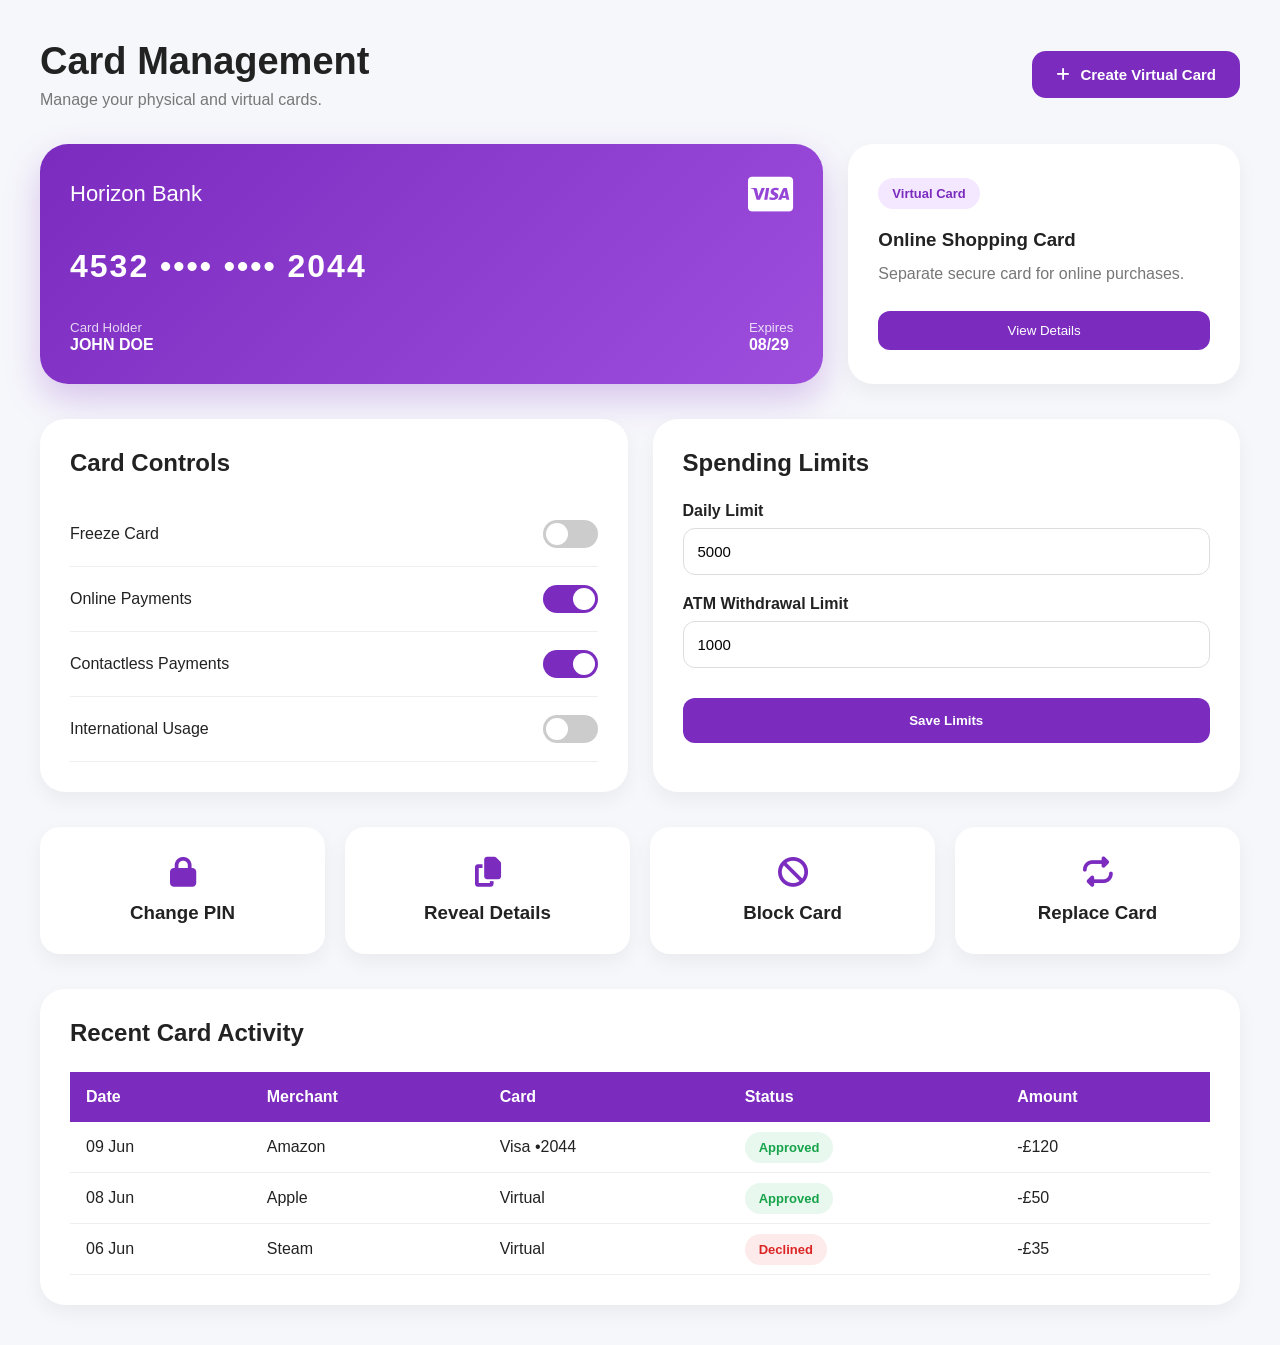
<file: cards.html>
<!DOCTYPE html>
<html lang="en">

<head>

<meta charset="UTF-8">
<meta name="viewport" content="width=device-width, initial-scale=1.0">

<title>Cards | Horizon Bank</title>

<link rel="stylesheet" href="cards.css">

<link rel="stylesheet"
href="https://cdnjs.cloudflare.com/ajax/libs/font-awesome/6.5.1/css/all.min.css">

</head>

<body>

<div class="cards-page">

    <!-- HEADER -->

    <div class="cards-header">

        <div>

            <h1>Card Management</h1>

            <p>
                Manage your physical and virtual cards.
            </p>

        </div>

        <button class="new-card-btn">

            <i class="fa-solid fa-plus"></i>

            Create Virtual Card

        </button>

    </div>

    <!-- CARD SHOWCASE -->

    <div class="cards-showcase">

        <!-- MAIN CARD -->

        <div class="premium-card">

            <div class="card-top">

                <span>Horizon Bank</span>

                <i class="fa-brands fa-cc-visa"></i>

            </div>

            <div class="card-number">

                4532 •••• •••• 2044

            </div>

            <div class="card-bottom">

                <div>

                    <small>Card Holder</small>

                    <h4>JOHN DOE</h4>

                </div>

                <div>

                    <small>Expires</small>

                    <h4>08/29</h4>

                </div>

            </div>

        </div>

        <!-- VIRTUAL CARD -->

        <div class="virtual-card">

            <div class="virtual-tag">

                Virtual Card

            </div>

            <h3>Online Shopping Card</h3>

            <p>
                Separate secure card for online purchases.
            </p>

            <button>

                View Details

            </button>

        </div>

    </div>

    <!-- CONTROLS -->

    <div class="card-controls">

        <!-- LEFT -->

        <div class="settings-card">

            <h2>Card Controls</h2>

            <div class="toggle-item">

                <span>Freeze Card</span>

                <label class="switch">
                    <input type="checkbox">
                    <span class="slider"></span>
                </label>

            </div>

            <div class="toggle-item">

                <span>Online Payments</span>

                <label class="switch">
                    <input type="checkbox" checked>
                    <span class="slider"></span>
                </label>

            </div>

            <div class="toggle-item">

                <span>Contactless Payments</span>

                <label class="switch">
                    <input type="checkbox" checked>
                    <span class="slider"></span>
                </label>

            </div>

            <div class="toggle-item">

                <span>International Usage</span>

                <label class="switch">
                    <input type="checkbox">
                    <span class="slider"></span>
                </label>

            </div>

        </div>

        <!-- RIGHT -->

        <div class="settings-card">

            <h2>Spending Limits</h2>

            <div class="limit-box">

                <label>Daily Limit</label>

                <input
                    type="number"
                    value="5000">

            </div>

            <div class="limit-box">

                <label>ATM Withdrawal Limit</label>

                <input
                    type="number"
                    value="1000">

            </div>

            <button class="save-limit-btn">

                Save Limits

            </button>

        </div>

    </div>

    <!-- QUICK ACTIONS -->

    <div class="quick-card-actions">

        <div class="action-box">

            <i class="fa-solid fa-lock"></i>

            <h3>Change PIN</h3>

        </div>

        <div class="action-box">

            <i class="fa-solid fa-copy"></i>

            <h3>Reveal Details</h3>

        </div>

        <div class="action-box">

            <i class="fa-solid fa-ban"></i>

            <h3>Block Card</h3>

        </div>

        <div class="action-box">

            <i class="fa-solid fa-repeat"></i>

            <h3>Replace Card</h3>

        </div>

    </div>

    <!-- TRANSACTIONS -->

    <div class="card-transactions">

        <h2>Recent Card Activity</h2>

        <table>

            <thead>

                <tr>

                    <th>Date</th>
                    <th>Merchant</th>
                    <th>Card</th>
                    <th>Status</th>
                    <th>Amount</th>

                </tr>

            </thead>

            <tbody>

                <tr>

                    <td>09 Jun</td>

                    <td>Amazon</td>

                    <td>Visa •2044</td>

                    <td>
                        <span class="card-success">
                            Approved
                        </span>
                    </td>

                    <td>-£120</td>

                </tr>

                <tr>

                    <td>08 Jun</td>

                    <td>Apple</td>

                    <td>Virtual</td>

                    <td>
                        <span class="card-success">
                            Approved
                        </span>
                    </td>

                    <td>-£50</td>

                </tr>

                <tr>

                    <td>06 Jun</td>

                    <td>Steam</td>

                    <td>Virtual</td>

                    <td>
                        <span class="card-failed">
                            Declined
                        </span>
                    </td>

                    <td>-£35</td>

                </tr>

            </tbody>

        </table>

    </div>

</div>

</body>

</html>
</file>
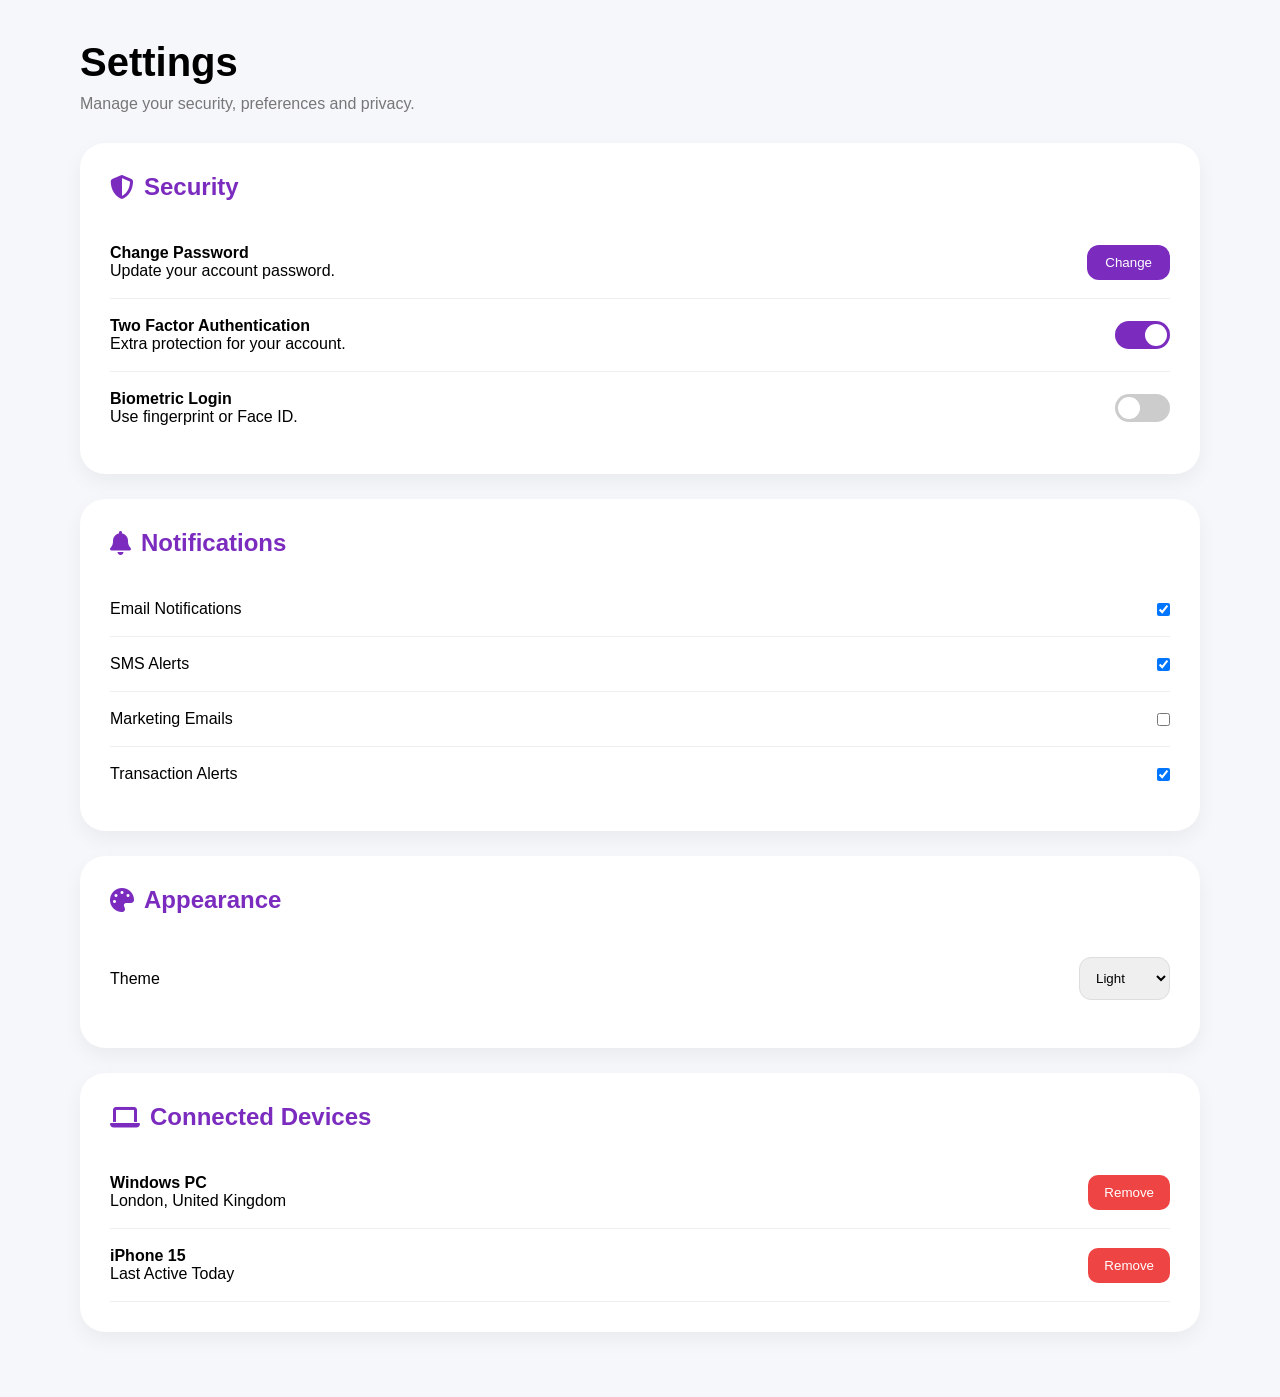
<file: settings.html>
<!DOCTYPE html>
<html lang="en">

<head>

<meta charset="UTF-8">
<meta name="viewport" content="width=device-width, initial-scale=1.0">

<title>Settings | Horizon Bank</title>

<link rel="stylesheet" href="settings.css">

<link rel="stylesheet"
href="https://cdnjs.cloudflare.com/ajax/libs/font-awesome/6.5.1/css/all.min.css">

</head>

<body>

<div class="settings-page">

    <div class="page-title">

        <h1>Settings</h1>

        <p>
            Manage your security, preferences and privacy.
        </p>

    </div>

    <!-- SECURITY -->

    <div class="settings-card">

        <h2>
            <i class="fa-solid fa-shield-halved"></i>
            Security
        </h2>

        <div class="setting-row">

            <div>
                <h4>Change Password</h4>
                <p>Update your account password.</p>
            </div>

            <button>Change</button>

        </div>

        <div class="setting-row">

            <div>
                <h4>Two Factor Authentication</h4>
                <p>Extra protection for your account.</p>
            </div>

            <label class="switch">
                <input type="checkbox" checked>
                <span class="slider"></span>
            </label>

        </div>

        <div class="setting-row">

            <div>
                <h4>Biometric Login</h4>
                <p>Use fingerprint or Face ID.</p>
            </div>

            <label class="switch">
                <input type="checkbox">
                <span class="slider"></span>
            </label>

        </div>

    </div>

    <!-- NOTIFICATIONS -->

    <div class="settings-card">

        <h2>
            <i class="fa-solid fa-bell"></i>
            Notifications
        </h2>

        <div class="setting-row">
            <span>Email Notifications</span>
            <input type="checkbox" checked>
        </div>

        <div class="setting-row">
            <span>SMS Alerts</span>
            <input type="checkbox" checked>
        </div>

        <div class="setting-row">
            <span>Marketing Emails</span>
            <input type="checkbox">
        </div>

        <div class="setting-row">
            <span>Transaction Alerts</span>
            <input type="checkbox" checked>
        </div>

    </div>

    <!-- APPEARANCE -->

    <div class="settings-card">

        <h2>
            <i class="fa-solid fa-palette"></i>
            Appearance
        </h2>

        <div class="setting-row">

            <span>Theme</span>

            <select>

                <option>Light</option>
                <option>Dark</option>
                <option>System</option>

            </select>

        </div>

    </div>

    <!-- DEVICES -->

    <div class="settings-card">

        <h2>
            <i class="fa-solid fa-laptop"></i>
            Connected Devices
        </h2>

        <div class="device">

            <div>

                <h4>Windows PC</h4>

                <p>London, United Kingdom</p>

            </div>

            <button>
                Remove
            </button>

        </div>

        <div class="device">

            <div>

                <h4>iPhone 15</h4>

                <p>Last Active Today</p>

            </div>

            <button>
                Remove
            </button>

        </div>

    </div>

</div>

</body>

</html>
</file>
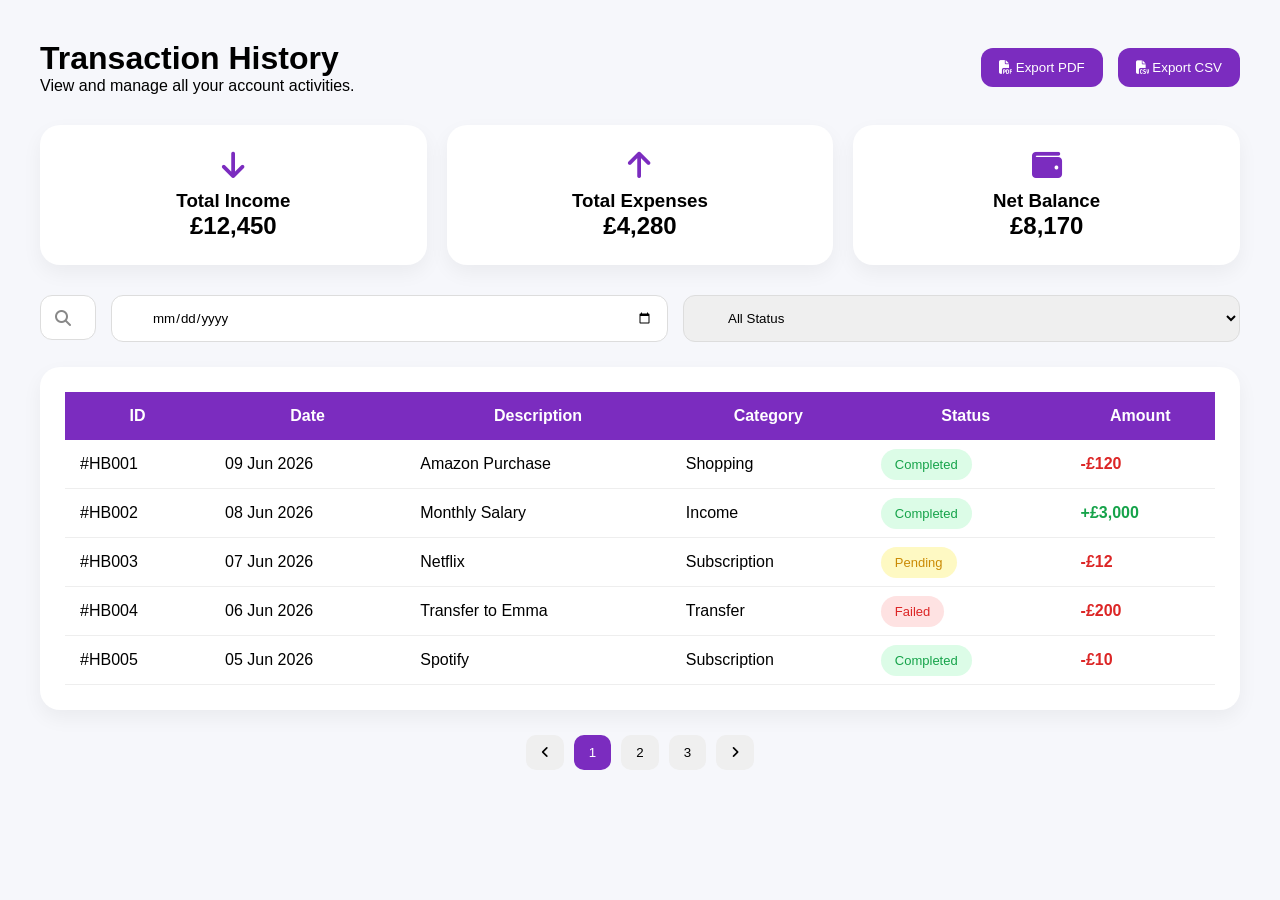
<file: transaction.html>
<!DOCTYPE html>
<html lang="en">

<head>

<meta charset="UTF-8">
<meta name="viewport" content="width=device-width, initial-scale=1.0">

<title>Transactions | Horizon Bank</title>

<link rel="stylesheet" href="transaction.css">

<link rel="stylesheet"
href="https://cdnjs.cloudflare.com/ajax/libs/font-awesome/6.5.1/css/all.min.css">

</head>

<body>

<div class="transaction-page">

    <!-- HEADER -->

    <div class="transaction-header">

        <div>

            <h1>Transaction History</h1>

            <p>
                View and manage all your account activities.
            </p>

        </div>

        <div class="export-buttons">

            <button>
                <i class="fa-solid fa-file-pdf"></i>
                Export PDF
            </button>

            <button>
                <i class="fa-solid fa-file-csv"></i>
                Export CSV
            </button>

        </div>

    </div>

    <!-- SUMMARY CARDS -->

    <div class="summary-grid">

        <div class="summary-card">

            <i class="fa-solid fa-arrow-down"></i>

            <h3>Total Income</h3>

            <h2>£12,450</h2>

        </div>

        <div class="summary-card">

            <i class="fa-solid fa-arrow-up"></i>

            <h3>Total Expenses</h3>

            <h2>£4,280</h2>

        </div>

        <div class="summary-card">

            <i class="fa-solid fa-wallet"></i>

            <h3>Net Balance</h3>

            <h2>£8,170</h2>

        </div>

    </div>

    <!-- FILTERS -->

    <div class="filters">

        <div class="search-box">

            <i class="fa-solid fa-magnifying-glass"></i>

            <input
                type="text"
                placeholder="Search transactions...">

        </div>

        <input type="date">

        <select>

            <option>All Status</option>

            <option>Completed</option>

            <option>Pending</option>

            <option>Failed</option>

        </select>

    </div>

    <!-- TABLE -->

    <div class="transaction-table">

        <table>

            <thead>

                <tr>

                    <th>ID</th>
                    <th>Date</th>
                    <th>Description</th>
                    <th>Category</th>
                    <th>Status</th>
                    <th>Amount</th>

                </tr>

            </thead>

            <tbody>

                <tr>

                    <td>#HB001</td>

                    <td>09 Jun 2026</td>

                    <td>Amazon Purchase</td>

                    <td>Shopping</td>

                    <td>
                        <span class="status completed">
                            Completed
                        </span>
                    </td>

                    <td class="expense">
                        -£120
                    </td>

                </tr>

                <tr>

                    <td>#HB002</td>

                    <td>08 Jun 2026</td>

                    <td>Monthly Salary</td>

                    <td>Income</td>

                    <td>
                        <span class="status completed">
                            Completed
                        </span>
                    </td>

                    <td class="income">
                        +£3,000
                    </td>

                </tr>

                <tr>

                    <td>#HB003</td>

                    <td>07 Jun 2026</td>

                    <td>Netflix</td>

                    <td>Subscription</td>

                    <td>
                        <span class="status pending">
                            Pending
                        </span>
                    </td>

                    <td class="expense">
                        -£12
                    </td>

                </tr>

                <tr>

                    <td>#HB004</td>

                    <td>06 Jun 2026</td>

                    <td>Transfer to Emma</td>

                    <td>Transfer</td>

                    <td>
                        <span class="status failed">
                            Failed
                        </span>
                    </td>

                    <td class="expense">
                        -£200
                    </td>

                </tr>

                <tr>

                    <td>#HB005</td>

                    <td>05 Jun 2026</td>

                    <td>Spotify</td>

                    <td>Subscription</td>

                    <td>
                        <span class="status completed">
                            Completed
                        </span>
                    </td>

                    <td class="expense">
                        -£10
                    </td>

                </tr>

            </tbody>

        </table>

    </div>

    <!-- PAGINATION -->

    <div class="pagination">

        <button>
            <i class="fa-solid fa-angle-left"></i>
        </button>

        <button class="active-page">
            1
        </button>

        <button>2</button>

        <button>3</button>

        <button>
            <i class="fa-solid fa-angle-right"></i>
        </button>

    </div>

</div>

</body>

</html>
</file>
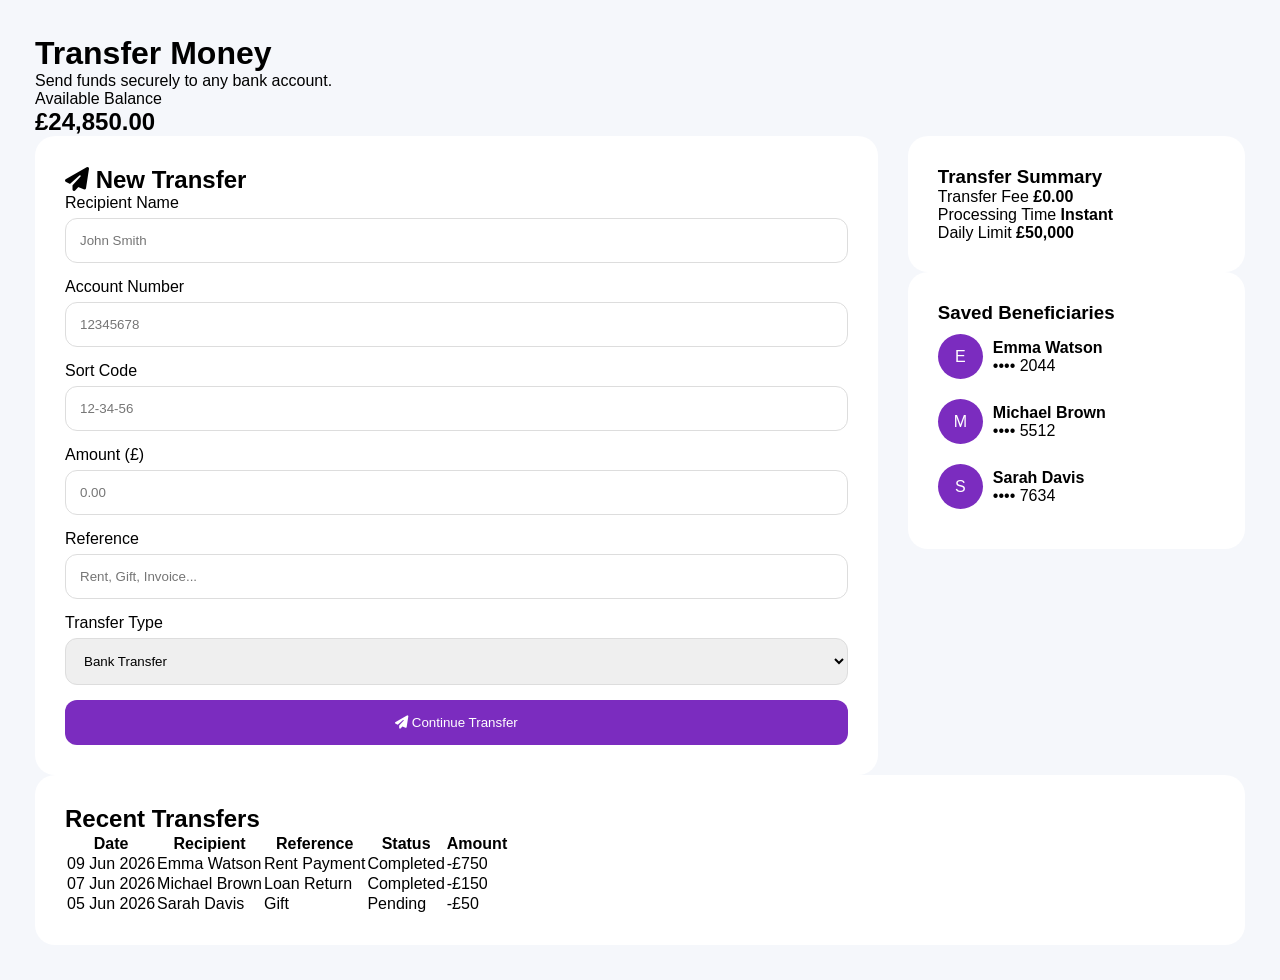
<file: transfer.html>
<!DOCTYPE html>
<html lang="en">

<head>

    <meta charset="UTF-8">
    <meta name="viewport" content="width=device-width, initial-scale=1.0">

    <title>Transfer Funds | Horizon Bank</title>

    <link rel="stylesheet" href="transfer.css">

    <link rel="stylesheet"
        href="https://cdnjs.cloudflare.com/ajax/libs/font-awesome/6.5.1/css/all.min.css">

</head>

<body>

<div class="transfer-page">

    <!-- PAGE HEADER -->

    <div class="transfer-header">

        <div>
            <h1>Transfer Money</h1>
            <p>Send funds securely to any bank account.</p>
        </div>

        <div class="available-balance">
            <span>Available Balance</span>
            <h2>£24,850.00</h2>
        </div>

    </div>

    <div class="transfer-layout">

        <!-- LEFT SIDE -->

        <div class="transfer-form-card">

            <h2>
                <i class="fa-solid fa-paper-plane"></i>
                New Transfer
            </h2>

            <form>

                <div class="input-group">

                    <label>Recipient Name</label>

                    <input
                        type="text"
                        placeholder="John Smith">

                </div>

                <div class="input-group">

                    <label>Account Number</label>

                    <input
                        type="text"
                        placeholder="12345678">

                </div>

                <div class="input-group">

                    <label>Sort Code</label>

                    <input
                        type="text"
                        placeholder="12-34-56">

                </div>

                <div class="input-group">

                    <label>Amount (£)</label>

                    <input
                        type="number"
                        placeholder="0.00">

                </div>

                <div class="input-group">

                    <label>Reference</label>

                    <input
                        type="text"
                        placeholder="Rent, Gift, Invoice...">

                </div>

                <div class="input-group">

                    <label>Transfer Type</label>

                    <select>

                        <option>Bank Transfer</option>
                        <option>Internal Transfer</option>
                        <option>International Transfer</option>

                    </select>

                </div>

                <button
                    type="submit"
                    class="send-money-btn">

                    <i class="fa-solid fa-paper-plane"></i>

                    Continue Transfer

                </button>

            </form>

        </div>

        <!-- RIGHT SIDE -->

        <div class="transfer-sidebar">

            <!-- SUMMARY -->

            <div class="transfer-summary">

                <h3>Transfer Summary</h3>

                <div class="summary-row">
                    <span>Transfer Fee</span>
                    <strong>£0.00</strong>
                </div>

                <div class="summary-row">
                    <span>Processing Time</span>
                    <strong>Instant</strong>
                </div>

                <div class="summary-row">
                    <span>Daily Limit</span>
                    <strong>£50,000</strong>
                </div>

            </div>

            <!-- BENEFICIARIES -->

            <div class="beneficiaries">

                <h3>Saved Beneficiaries</h3>

                <div class="beneficiary">

                    <div class="avatar">E</div>

                    <div>
                        <h4>Emma Watson</h4>
                        <p>•••• 2044</p>
                    </div>

                </div>

                <div class="beneficiary">

                    <div class="avatar">M</div>

                    <div>
                        <h4>Michael Brown</h4>
                        <p>•••• 5512</p>
                    </div>

                </div>

                <div class="beneficiary">

                    <div class="avatar">S</div>

                    <div>
                        <h4>Sarah Davis</h4>
                        <p>•••• 7634</p>
                    </div>

                </div>

            </div>

        </div>

    </div>

    <!-- RECENT TRANSFERS -->

    <div class="recent-transfers">

        <h2>Recent Transfers</h2>

        <table>

            <thead>

                <tr>
                    <th>Date</th>
                    <th>Recipient</th>
                    <th>Reference</th>
                    <th>Status</th>
                    <th>Amount</th>
                </tr>

            </thead>

            <tbody>

                <tr>

                    <td>09 Jun 2026</td>

                    <td>Emma Watson</td>

                    <td>Rent Payment</td>

                    <td>
                        <span class="transfer-success">
                            Completed
                        </span>
                    </td>

                    <td>-£750</td>

                </tr>

                <tr>

                    <td>07 Jun 2026</td>

                    <td>Michael Brown</td>

                    <td>Loan Return</td>

                    <td>
                        <span class="transfer-success">
                            Completed
                        </span>
                    </td>

                    <td>-£150</td>

                </tr>

                <tr>

                    <td>05 Jun 2026</td>

                    <td>Sarah Davis</td>

                    <td>Gift</td>

                    <td>
                        <span class="transfer-pending">
                            Pending
                        </span>
                    </td>

                    <td>-£50</td>

                </tr>

            </tbody>

        </table>

    </div>

</div>

</body>

</html>
</file>
<file: cards.css>
/* =========================
   HORIZON BANK CARDS PAGE
========================= */

*{
margin:0;
padding:0;
box-sizing:border-box;
font-family:'Poppins',sans-serif;
}

body{
background:#f6f7fb;
color:#222;
}

.cards-page{
padding:40px;
max-width:1400px;
margin:auto;
}

/* =========================
   HEADER
========================= */

.cards-header{
display:flex;
justify-content:space-between;
align-items:center;
margin-bottom:35px;
}

.cards-header h1{
font-size:38px;
margin-bottom:8px;
}

.cards-header p{
color:#777;
}

.new-card-btn{
background:#7B2CBF;
color:white;
border:none;
padding:15px 24px;
border-radius:14px;
font-size:15px;
font-weight:600;
cursor:pointer;
display:flex;
align-items:center;
gap:10px;
transition:.3s;
}

.new-card-btn:hover{
background:#6923a8;
transform:translateY(-2px);
}

/* =========================
   CARD SHOWCASE
========================= */

.cards-showcase{
display:grid;
grid-template-columns:2fr 1fr;
gap:25px;
margin-bottom:35px;
}

.premium-card{
background:linear-gradient(
135deg,
#7B2CBF,
#9D4EDD
);
color:white;
border-radius:28px;
padding:30px;
min-height:240px;
box-shadow:0 15px 35px rgba(123,44,191,.25);
display:flex;
flex-direction:column;
justify-content:space-between;
}

.card-top{
display:flex;
justify-content:space-between;
align-items:center;
font-size:22px;
}

.card-top i{
font-size:40px;
}

.card-number{
font-size:32px;
letter-spacing:2px;
font-weight:600;
}

.card-bottom{
display:flex;
justify-content:space-between;
}

.card-bottom small{
opacity:.8;
}

.virtual-card{
background:white;
border-radius:25px;
padding:30px;
box-shadow:0 8px 20px rgba(0,0,0,.05);
display:flex;
flex-direction:column;
justify-content:center;
}

.virtual-tag{
background:#f3e8ff;
color:#7B2CBF;
padding:8px 14px;
border-radius:30px;
width:max-content;
font-size:13px;
font-weight:600;
margin-bottom:20px;
}

.virtual-card h3{
margin-bottom:10px;
}

.virtual-card p{
color:#777;
line-height:1.6;
margin-bottom:25px;
}

.virtual-card button{
background:#7B2CBF;
color:white;
border:none;
padding:12px 18px;
border-radius:12px;
cursor:pointer;
}

/* =========================
   CONTROLS
========================= */

.card-controls{
display:grid;
grid-template-columns:1fr 1fr;
gap:25px;
margin-bottom:35px;
}

.settings-card{
background:white;
padding:30px;
border-radius:25px;
box-shadow:0 8px 20px rgba(0,0,0,.05);
}

.settings-card h2{
margin-bottom:25px;
}

.toggle-item{
display:flex;
justify-content:space-between;
align-items:center;
padding:18px 0;
border-bottom:1px solid #eee;
}

/* =========================
   SWITCH
========================= */

.switch{
position:relative;
display:inline-block;
width:55px;
height:28px;
}

.switch input{
opacity:0;
width:0;
height:0;
}

.slider{
position:absolute;
cursor:pointer;
top:0;
left:0;
right:0;
bottom:0;
background:#ccc;
transition:.4s;
border-radius:34px;
}

.slider:before{
position:absolute;
content:"";
height:22px;
width:22px;
left:3px;
bottom:3px;
background:white;
transition:.4s;
border-radius:50%;
}

input:checked + .slider{
background:#7B2CBF;
}

input:checked + .slider:before{
transform:translateX(27px);
}

/* =========================
   LIMITS
========================= */

.limit-box{
margin-bottom:20px;
}

.limit-box label{
display:block;
margin-bottom:8px;
font-weight:600;
}

.limit-box input{
width:100%;
padding:14px;
border:1px solid #ddd;
border-radius:12px;
font-size:15px;
}

.save-limit-btn{
width:100%;
background:#7B2CBF;
color:white;
border:none;
padding:15px;
border-radius:12px;
font-weight:600;
cursor:pointer;
margin-top:10px;
}

/* =========================
   QUICK ACTIONS
========================= */

.quick-card-actions{
display:grid;
grid-template-columns:repeat(4,1fr);
gap:20px;
margin-bottom:35px;
}

.action-box{
background:white;
padding:30px;
border-radius:20px;
text-align:center;
box-shadow:0 8px 20px rgba(0,0,0,.05);
cursor:pointer;
transition:.3s;
}

.action-box:hover{
transform:translateY(-5px);
}

.action-box i{
font-size:30px;
color:#7B2CBF;
margin-bottom:15px;
}

/* =========================
   TRANSACTIONS
========================= */

.card-transactions{
background:white;
padding:30px;
border-radius:25px;
box-shadow:0 8px 20px rgba(0,0,0,.05);
}

.card-transactions h2{
margin-bottom:25px;
}

table{
width:100%;
border-collapse:collapse;
}

th{
background:#7B2CBF;
color:white;
padding:16px;
text-align:left;
}

td{
padding:16px;
border-bottom:1px solid #eee;
}

tbody tr:hover{
background:#faf8ff;
}

.card-success{
background:#e8f8ee;
color:#16a34a;
padding:8px 14px;
border-radius:20px;
font-size:13px;
font-weight:600;
}

.card-failed{
background:#fdeaea;
color:#dc2626;
padding:8px 14px;
border-radius:20px;
font-size:13px;
font-weight:600;
}

/* =========================
   RESPONSIVE DESIGN
========================= */

/* Large Tablets */
@media (max-width: 1024px){

.cards-page{
    padding:25px;
}

.cards-showcase{
    grid-template-columns:1fr;
}

.card-controls{
    grid-template-columns:1fr;
}

.quick-card-actions{
    grid-template-columns:repeat(2,1fr);
}

.card-number{
    font-size:26px;
}

}

/* Tablets */
@media (max-width: 768px){

.cards-header{
    flex-direction:column;
    align-items:flex-start;
    gap:20px;
}

.cards-header h1{
    font-size:30px;
}

.quick-card-actions{
    grid-template-columns:repeat(2,1fr);
}

.card-number{
    font-size:22px;
}

table{
    display:block;
    overflow-x:auto;
    white-space:nowrap;
}

}

/* Phones */
@media (max-width: 480px){

.cards-page{
    padding:15px;
}

.cards-header h1{
    font-size:24px;
}

.new-card-btn{
    width:100%;
    justify-content:center;
}

.quick-card-actions{
    grid-template-columns:1fr;
}

.premium-card,
.virtual-card,
.settings-card,
.card-transactions{
    padding:20px;
}

.card-number{
    font-size:18px;
    letter-spacing:1px;
}

.card-bottom{
    flex-direction:column;
    gap:10px;
}

.card-top{
    font-size:18px;
}

.card-top i{
    font-size:30px;
}

}
</file>
<file: settings.css>
*{
margin:0;
padding:0;
box-sizing:border-box;
font-family:Poppins,sans-serif;
}

body{
background:#f6f7fb;
}

.settings-page{
max-width:1200px;
margin:auto;
padding:40px;
}

.page-title{
margin-bottom:30px;
}

.page-title h1{
font-size:40px;
margin-bottom:10px;
}

.page-title p{
color:#777;
}

.settings-card{
background:white;
padding:30px;
border-radius:25px;
margin-bottom:25px;
box-shadow:0 8px 20px rgba(0,0,0,.05);
}

.settings-card h2{
margin-bottom:25px;
color:#7B2CBF;
display:flex;
gap:10px;
align-items:center;
}

.setting-row{
display:flex;
justify-content:space-between;
align-items:center;
padding:18px 0;
border-bottom:1px solid #eee;
}

.setting-row:last-child{
border-bottom:none;
}

.setting-row button{
background:#7B2CBF;
color:white;
border:none;
padding:10px 18px;
border-radius:12px;
cursor:pointer;
}

.setting-row select{
padding:12px;
border:1px solid #ddd;
border-radius:12px;
}

.device{
display:flex;
justify-content:space-between;
align-items:center;
padding:18px 0;
border-bottom:1px solid #eee;
}

.device button{
background:#ef4444;
color:white;
border:none;
padding:10px 16px;
border-radius:10px;
cursor:pointer;
}

/* Toggle Switch */

.switch{
position:relative;
display:inline-block;
width:55px;
height:28px;
}

.switch input{
opacity:0;
width:0;
height:0;
}

.slider{
position:absolute;
cursor:pointer;
top:0;
left:0;
right:0;
bottom:0;
background:#ccc;
border-radius:34px;
transition:.4s;
}

.slider:before{
position:absolute;
content:"";
height:22px;
width:22px;
left:3px;
bottom:3px;
background:white;
border-radius:50%;
transition:.4s;
}

input:checked + .slider{
background:#7B2CBF;
}

input:checked + .slider:before{
transform:translateX(27px);
}

/* =========================
   RESPONSIVE DESIGN
========================= */

/* Tablets */
@media (max-width:1024px){

.settings-page{
    padding:25px;
}

.page-title h1{
    font-size:34px;
}

.settings-card{
    padding:25px;
}

}

/* Small Tablets */
@media (max-width:768px){

.settings-page{
    padding:20px;
}

.page-title h1{
    font-size:30px;
}

.setting-row{
    flex-direction:column;
    align-items:flex-start;
    gap:15px;
}

.device{
    flex-direction:column;
    align-items:flex-start;
    gap:15px;
}

.setting-row button,
.device button,
.setting-row select{
    width:100%;
}

}

/* Phones */
@media (max-width:480px){

.settings-page{
    padding:15px;
}

.page-title h1{
    font-size:24px;
}

.page-title p{
    font-size:14px;
}

.settings-card{
    padding:20px;
    border-radius:20px;
}

.settings-card h2{
    font-size:18px;
}

.setting-row{
    padding:15px 0;
}

.device{
    padding:15px 0;
}

.setting-row button,
.device button{
    width:100%;
    padding:12px;
}

.setting-row select{
    width:100%;
}

}
</file>
<file: transaction.css>
*{
margin:0;
padding:0;
box-sizing:border-box;
font-family:Poppins,sans-serif;
}

body{
background:#f6f7fb;
}

.transaction-page{
max-width:1400px;
margin:auto;
padding:40px;
}

.transaction-header{
display:flex;
justify-content:space-between;
align-items:center;
margin-bottom:30px;
}

.export-buttons{
display:flex;
gap:15px;
}

.export-buttons button{
background:#7B2CBF;
color:white;
border:none;
padding:12px 18px;
border-radius:12px;
cursor:pointer;
}

.summary-grid{
display:grid;
grid-template-columns:repeat(3,1fr);
gap:20px;
margin-bottom:30px;
}

.summary-card{
background:white;
padding:25px;
border-radius:20px;
text-align:center;
box-shadow:0 8px 20px rgba(0,0,0,.05);
}

.summary-card i{
font-size:30px;
color:#7B2CBF;
margin-bottom:10px;
}

.filters{
display:flex;
gap:15px;
margin-bottom:25px;
}

.search-box{
flex:1;
position:relative;
}

.search-box i{
position:absolute;
left:15px;
top:15px;
color:#888;
}

.search-box input,
.filters input,
.filters select{
width:100%;
padding:14px 14px 14px 40px;
border:1px solid #ddd;
border-radius:12px;
}

.transaction-table{
background:white;
padding:25px;
border-radius:20px;
box-shadow:0 8px 20px rgba(0,0,0,.05);
}

table{
width:100%;
border-collapse:collapse;
}

th{
background:#7B2CBF;
color:white;
padding:15px;
}

td{
padding:15px;
border-bottom:1px solid #eee;
}

.status{
padding:8px 14px;
border-radius:20px;
font-size:13px;
}

.completed{
background:#dcfce7;
color:#16a34a;
}

.pending{
background:#fef9c3;
color:#ca8a04;
}

.failed{
background:#fee2e2;
color:#dc2626;
}

.income{
color:#16a34a;
font-weight:700;
}

.expense{
color:#dc2626;
font-weight:700;
}

.pagination{
display:flex;
justify-content:center;
gap:10px;
margin-top:25px;
}

.pagination button{
padding:10px 15px;
border:none;
border-radius:10px;
cursor:pointer;
}

.active-page{
background:#7B2CBF;
color:white;
}

/* =========================
   RESPONSIVE DESIGN
========================= */

/* Tablets */
@media (max-width:1024px){

.transaction-page{
    padding:25px;
}

.summary-grid{
    grid-template-columns:repeat(2,1fr);
}

}

/* Small Tablets */
@media (max-width:768px){

.transaction-page{
    padding:20px;
}

.transaction-header{
    flex-direction:column;
    align-items:flex-start;
    gap:20px;
}

.export-buttons{
    width:100%;
}

.export-buttons button{
    flex:1;
}

.summary-grid{
    grid-template-columns:1fr;
}

.filters{
    flex-direction:column;
}

table{
    display:block;
    overflow-x:auto;
    white-space:nowrap;
}

}

/* Phones */
@media (max-width:480px){

.transaction-page{
    padding:15px;
}

.transaction-header h1{
    font-size:24px;
}

.export-buttons{
    flex-direction:column;
}

.export-buttons button{
    width:100%;
}

.summary-card{
    padding:20px;
}

.transaction-table{
    padding:20px;
}

.pagination{
    flex-wrap:wrap;
}

.pagination button{
    min-width:40px;
}

}
</file>
<file: transfer.css>
*{
margin:0;
padding:0;
box-sizing:border-box;
font-family:Poppins,sans-serif;
}

body{
background:#f5f7fb;
}

.transfer-page{
padding:15px;
}

.transfer-layout{
display:flex;
flex-direction:column;
gap:20px;
}

.transfer-form-card,
.transfer-summary,
.beneficiaries,
.recent-transfers{
background:white;
padding:20px;
border-radius:20px;
}

.input-group{
margin-bottom:15px;
}

.input-group label{
display:block;
margin-bottom:6px;
}

.input-group input,
.input-group select{
width:100%;
padding:14px;
border:1px solid #ddd;
border-radius:12px;
}

.send-money-btn{
width:100%;
background:#7B2CBF;
color:white;
border:none;
padding:15px;
border-radius:12px;
}

.beneficiary{
display:flex;
align-items:center;
gap:10px;
padding:10px 0;
}

.avatar{
width:45px;
height:45px;
background:#7B2CBF;
color:white;
border-radius:50%;
display:flex;
justify-content:center;
align-items:center;
}

/* =========================
   RESPONSIVE DESIGN
========================= */

/* Tablets */
@media (min-width:768px){

.transfer-page{
    padding:25px;
}

.transfer-layout{
    display:grid;
    grid-template-columns:2fr 1fr;
    gap:25px;
}

.transfer-form-card{
    grid-row:span 2;
}

}

/* Laptops */
@media (min-width:1024px){

.transfer-page{
    max-width:1400px;
    margin:auto;
    padding:35px;
}

.transfer-layout{
    grid-template-columns:2.5fr 1fr;
    gap:30px;
}

.transfer-form-card,
.transfer-summary,
.beneficiaries,
.recent-transfers{
    padding:30px;
}

}

/* Large Screens */
@media (min-width:1440px){

.transfer-layout{
    grid-template-columns:3fr 1fr;
}

}
</file>
